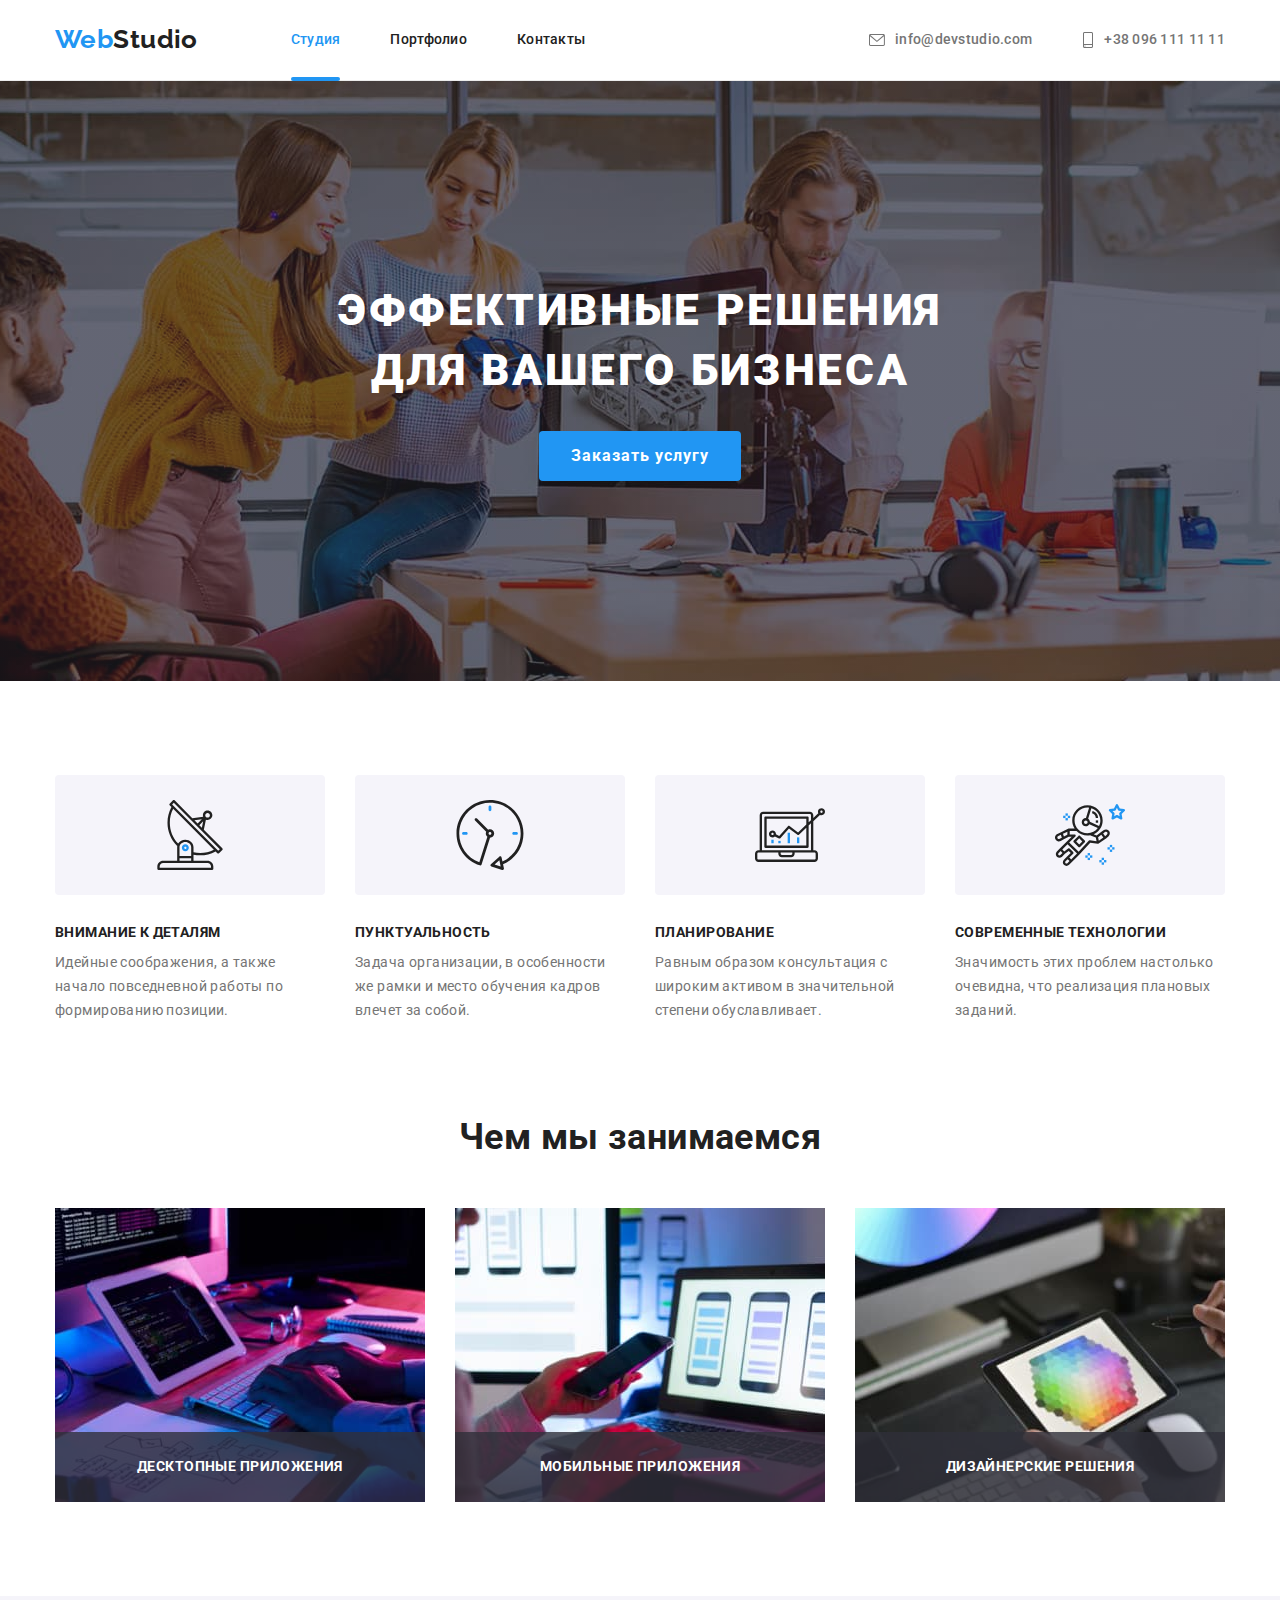
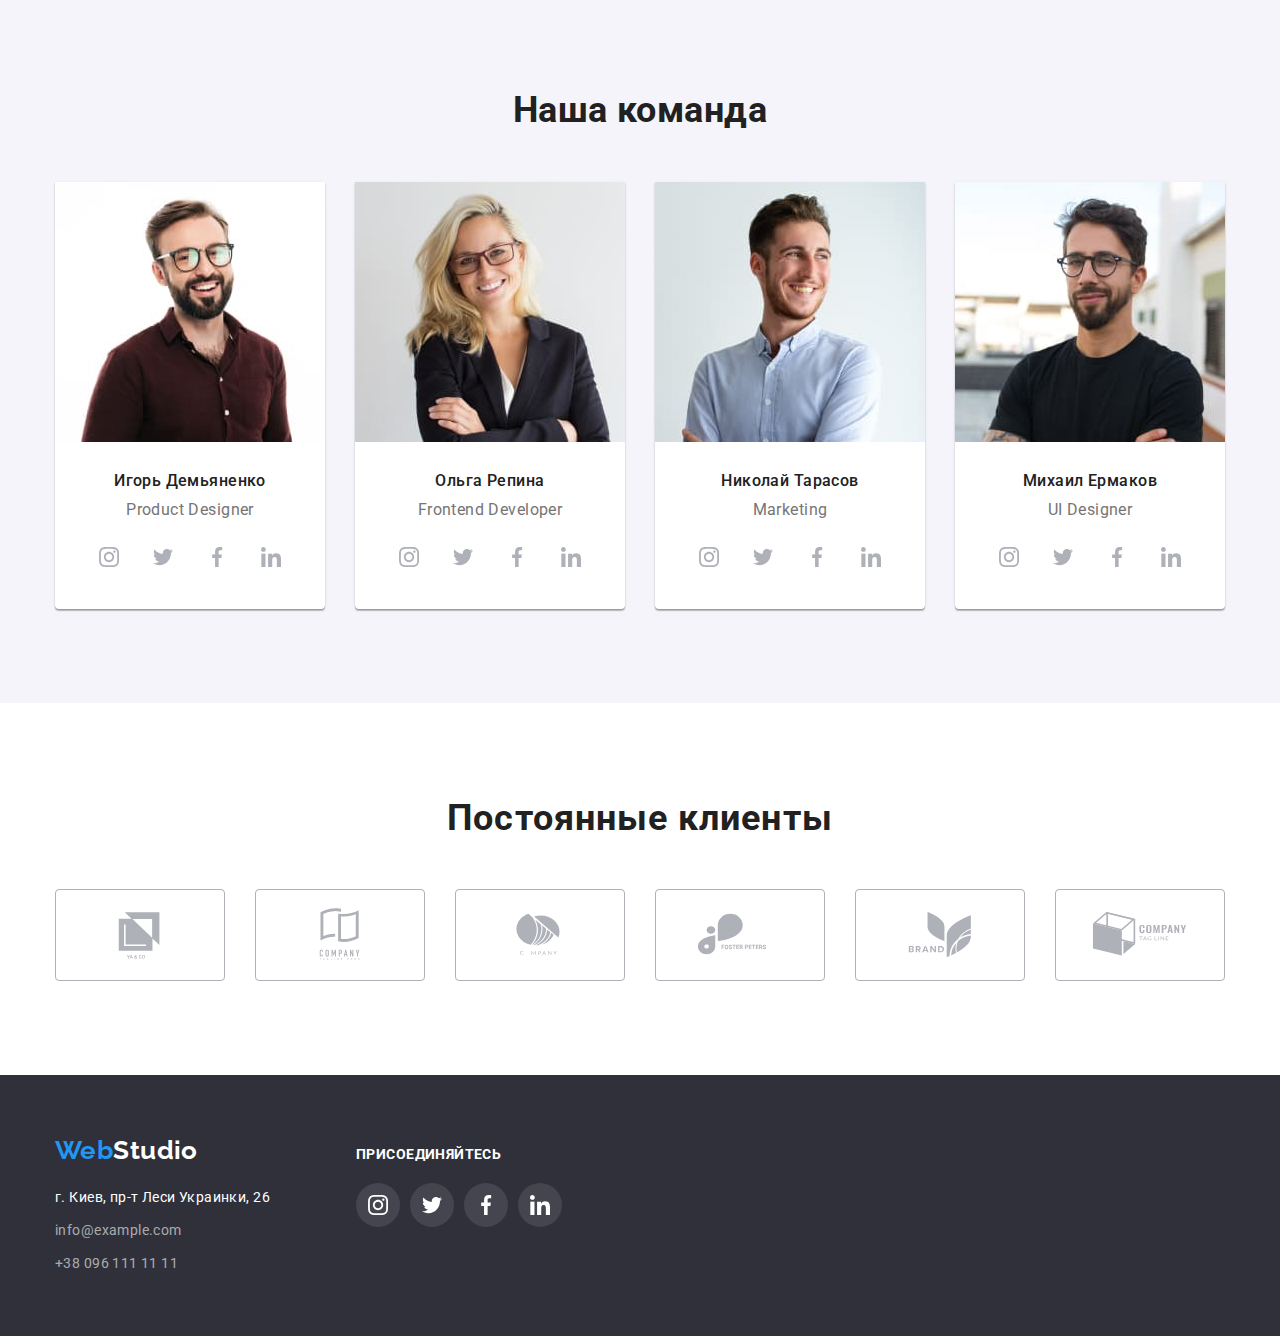
<file: index.html>
<!DOCTYPE html>
<html lang="ru">
<head>
    <meta charset="UTF-8">
    <meta http-equiv="X-UA-Compatible" content="IE=edge">
    <meta name="viewport" content="width=device-width, initial-scale=1.0">
    <title>Document</title>
    <link rel="preconnect" href="https://fonts.googleapis.com">
    <link rel="preconnect" href="https://fonts.gstatic.com" crossorigin>
    <link href="https://fonts.googleapis.com/css2?family=Raleway:wght@700&family=Roboto:wght@400;500;700;900&display=swap"
        rel="stylesheet">
    <link rel="stylesheet" href="https://cdnjs.cloudflare.com/ajax/libs/modern-normalize/1.1.0/modern-normalize.min.css">
    <link rel="stylesheet" href="./css/styles.css">
</head>
<body>
    <!--Шапка сайта-->
    <header class="header">
        <div class="container main-nav ">
                <a href="./index.html" class="logo">
                    <span class="web">Web</span>Studio
                </a>
                <nav class="header-nav">
                    <ul class="site-nav list">
                        <li class="item"><a href="" class="link current">Студия</a></li>
                        <li class="item"><a href="./portfolio.html" class="link">Портфолио</a></li>
                        <li class="item"><a href="" class="link">Контакты</a></li>
                    </ul>
                </nav>
                <ul class="call list">
                    <li class="item mail"><a class="link" href="mailto:info@devstudio.com">
                        <svg class="mail-icon">
                            <use href="./images/symbol-defs.svg#icon-mail"></use>        
                        </svg>
                        info@devstudio.com</a></li>
                    <li class="item"><a class="link" href="tel:+380961111111">
                        <svg class="tell-icon">
                            <use href="./images/symbol-defs.svg#icon-smartphone"></use>
                        </svg>
                        +38 096 111 11 11</a></li>
                </ul>      
        </div>
       
      
    </header>

    <main>
        <!-- Герой-->
        <section class="hero overlay">
            <h1 class="hero-title">Эффективные решения <br> для вашего бизнеса</h1>
            <button  type="button" class="hero-btn" data-modal-open>Заказать услугу</button>
        </section>
        <!--Преимущества-->
        <section class="section">
            <div class="container">
                <h2 class="section-title visually-hidden ">Особенности</h2>
                
                <ul class="feautere-list list">
                    <li class="item">
                        <div class="feautere-list-border">
                          <svg class="feautere-list-icon">
                              <use href="./images/symbol-defs.svg#icon-antenna"></use>
                          </svg>

                        </div>
                        <h3 class="title">Внимание к деталям</h3>
                        <p class="text">Идейные соображения, а также начало повседневной работы по формированию позиции.</p>
                    </li>
                    <li class="item">
                        <div class="feautere-list-border">
                            <svg class="feautere-list-icon">
                                <use href="./images/symbol-defs.svg#icon-clock"></use>
                            </svg>
                        
                        </div>
                        <h3 class="title">Пунктуальность</h3>
                        <p class="text">Задача организации, в особенности же рамки и место обучения кадров влечет за собой.</p>
                    </li>
                    <li class="item">
                        <div class="feautere-list-border">
                            <svg class="feautere-list-icon">
                                <use href="./images/symbol-defs.svg#icon-diagram"></use>
                            </svg>
                        
                        </div>
                        <h3 class="title">Планирование</h3>
                        <p class="text">Равным образом консультация с широким активом в значительной степени обуславливает.</p>
                    </li>
                    <li class="item">
                        <div class="feautere-list-border">
                            <svg class="feautere-list-icon">
                                <use href="./images/symbol-defs.svg#icon-astronaut"></use>
                            </svg>
                        
                        </div>
                        <h3 class="title">Современные технологии</h3>
                        <p class="text">Значимость этих проблем настолько очевидна, что реализация плановых заданий.</p>
                    </li>
                </ul>
            </div>
        
        
        </section>
        <!--Чем мы занимаемся-->
        <section class="section top">
           <div class="container">
                <h2 class="section-title">Чем мы занимаемся</h2>
                
                <ul class="work-list list">
                    <li class="item">
                        <div class="work-list-wrap">
                            <img src="./images/desktop_applications.jpg" alt="Десктопные приложения" width="370" height="294">
                            <p class="work-list-text">Десктопные приложения</p>
                        </div>
                    </li>
                    <li class="item">
                        <div class="work-list-wrap">
                            <img src="./images/mobile_applications.jpg" alt="Мобильные приложения" width="370" height="294">
                            <p class="work-list-text">Мобильные приложения</p>
                        </div>
                    </li>
                    <li class="item">
                        <div class="work-list-wrap">
                            <img src="./images/design_solutions.jpg" alt="Дизайнерские решения" width="370" height="294">
                            <p class="work-list-text">Дизайнерские решения</p>
                        </div>
                    </li>
                </ul>
           </div>
        
        </section>
        <!--Наша команда-->
        <section class="section bg">
           <div class="container">
                <h2 class="section-title">Наша команда</h2>
                
                <ul class="team list">
                    <li class="item">
                        <img  src="./images/igor_demyanenko.jpg" alt="Product Designer" width="270" height="260">
                            <div class="staff">
                                <h3 class="team-title">Игорь Демьяненко</h3>
                                <p class="text">Product Designer</p>
                                <ul class="team-soc-list list">
                                    <li class="team-soc-item">
                                        <a href="" class="team-soc-link">
                                            <svg class="team-soc-icon" width="20" height="20">
                                                <use href="./images/symbol-defs.svg#icon-instagram"></use>
                                            </svg>
                                        </a>
                                    </li>
                                    <li class="team-soc-item">
                                        <a href="" class="team-soc-link">
                                            <svg class="team-soc-icon" width="20" height="20">
                                                <use href="./images/symbol-defs.svg#icon-twitter"></use>
                                            </svg>
                                        </a>
                                    </li>
                                    <li class="team-soc-item">
                                        <a href="" class="team-soc-link">
                                            <svg class="team-soc-icon" width="20" height="20">
                                                <use href="./images/symbol-defs.svg#icon-facebook"></use>
                                            </svg>
                                        </a>
                                    </li>
                                    <li class="team-soc-item">
                                        <a href="" class="team-soc-link">
                                            <svg class="team-soc-icon" width="20" height="20">
                                                <use href="./images/symbol-defs.svg#icon-linkedin"></use>
                                            </svg>
                                        </a>
                                    </li>
                                </ul>
                            </div>
                        
                    </li>
                    <li class="item">
                        <img  src="./images/olga_repina.jpg" alt="Frontend Developer" width="270" height="260">
                       <div class="staff">
                            <h3 class="team-title">Ольга Репина</h3>
                            <p class="text">Frontend Developer</p>
                            <ul class="team-soc-list list">
                                <li class="team-soc-item">
                                    <a href="" class="team-soc-link">
                                        <svg class="team-soc-icon" width="20" height="20">
                                            <use href="./images/symbol-defs.svg#icon-instagram"></use>
                                        </svg>
                                    </a>
                                </li>
                                <li class="team-soc-item">
                                    <a href="" class="team-soc-link">
                                        <svg class="team-soc-icon" width="20" height="20">
                                            <use href="./images/symbol-defs.svg#icon-twitter"></use>
                                        </svg>
                                    </a>
                                </li>
                                <li class="team-soc-item">
                                    <a href="" class="team-soc-link">
                                        <svg class="team-soc-icon" width="20" height="20">
                                            <use href="./images/symbol-defs.svg#icon-facebook"></use>
                                        </svg>
                                    </a>
                                </li>
                                <li class="team-soc-item">
                                    <a href="" class="team-soc-link">
                                        <svg class="team-soc-icon" width="20" height="20">
                                            <use href="./images/symbol-defs.svg#icon-linkedin"></use>
                                        </svg>
                                    </a>
                                </li>
                            </ul>
                       </div>
                    </li>
                    <li class="item">
                        <img  src="./images/nikolai_tarasov.jpg" alt="Marketing" width="270" height="260">
                       <div class="staff">
                            <h3 class="team-title">Николай Тарасов</h3>
                            <p class="text">Marketing</p>
                            <ul class="team-soc-list list">
                                <li class="team-soc-item">
                                    <a href="" class="team-soc-link">
                                        <svg class="team-soc-icon" width="20" height="20">
                                            <use href="./images/symbol-defs.svg#icon-instagram"></use>
                                        </svg>
                                    </a>
                                </li>
                                <li class="team-soc-item">
                                    <a href="" class="team-soc-link">
                                        <svg class="team-soc-icon" width="20" height="20">
                                            <use href="./images/symbol-defs.svg#icon-twitter"></use>
                                        </svg>
                                    </a>
                                </li>
                                <li class="team-soc-item">
                                    <a href="" class="team-soc-link">
                                        <svg class="team-soc-icon" width="20" height="20">
                                            <use href="./images/symbol-defs.svg#icon-facebook"></use>
                                        </svg>
                                    </a>
                                </li>
                                <li class="team-soc-item">
                                    <a href="" class="team-soc-link">
                                        <svg class="team-soc-icon" width="20" height="20">
                                            <use href="./images/symbol-defs.svg#icon-linkedin"></use>
                                        </svg>
                                    </a>
                                </li>
                            </ul>
                       </div>
                    </li>
                    <li class="item">
                        <img src="./images/mikhail_ermakov.jpg" alt="UI Designer" width="270" height="260">
                       <div class="staff">
                            <h3 class="team-title">Михаил Ермаков</h3>
                            <p class="text">UI Designer</p>
                            <ul class="team-soc-list list">
                                <li class="team-soc-item">
                                    <a href="" class="team-soc-link">
                                        <svg class="team-soc-icon" width="20" height="20">
                                            <use href="./images/symbol-defs.svg#icon-instagram"></use>
                                        </svg>
                                    </a>
                                </li>
                                <li class="team-soc-item">
                                    <a href="" class="team-soc-link">
                                        <svg class="team-soc-icon" width="20" height="20">
                                            <use href="./images/symbol-defs.svg#icon-twitter"></use>
                                        </svg>
                                    </a>
                                </li>
                                <li class="team-soc-item">
                                    <a href="" class="team-soc-link">
                                        <svg class="team-soc-icon" width="20" height="20">
                                            <use href="./images/symbol-defs.svg#icon-facebook"></use>
                                        </svg>
                                    </a>
                                </li>
                                <li class="team-soc-item">
                                    <a href="" class="team-soc-link">
                                        <svg class="team-soc-icon" width="20" height="20">
                                            <use href="./images/symbol-defs.svg#icon-linkedin"></use>
                                        </svg>
                                    </a>
                                </li>
                            </ul>
                       </div>
                    </li>
                </ul>
           </div>
        </section>
        <!--clients-->
        <section class="section">
            <div class="container">
                <h2 class="clients-section-title">Постоянные клиенты</h2>

                <ul class="clients list">
                    <li class="clients-item">
                        <a href="" class="clients-link">
                            <svg class="clients-icon" width="106" height="60">
                                <use href="./images/symbol-defs.svg#icon-client1"></use>
                            </svg>
                        </a>
                    </li>
                    <li class="clients-item">
                        <a href="" class="clients-link">
                            <svg class="clients-icon" width="106" height="60">
                                <use href="./images/symbol-defs.svg#icon-client2"></use>
                            </svg>
                        </a>
                    </li>
                    <li class="clients-item">
                        <a href="" class="clients-link">
                            <svg class="clients-icon" width="106" height="60">
                                <use href="./images/symbol-defs.svg#icon-client3"></use>
                            </svg>
                        </a>
                    </li>
                    <li class="clients-item">
                        <a href="" class="clients-link">
                            <svg class="clients-icon" width="106" height="60">
                                <use href="./images/symbol-defs.svg#icon-client4"></use>
                            </svg>
                        </a>
                    </li>
                    <li class="clients-item">
                        <a href="" class="clients-link">
                            <svg class="clients-icon" width="106" height="60">
                                <use href="./images/symbol-defs.svg#icon-client5"></use>
                            </svg>
                        </a>
                    </li>
                    <li class="clients-item">
                        <a href="" class="clients-link">
                            <svg class="clients-icon" width="106" height="60">
                                <use href="./images/symbol-defs.svg#icon-client6"></use>
                            </svg>
                        </a>
                    </li>
                </ul>
            </div>

        </section>
       
    </main>
    
    <!--Футер-->
    <footer class="footer">
       <div class="footer-container ">
            <div class="footer-container-address">
                <a href="./index.html" class="logo-footer">
                    <span class="web">Web</span>Studio
                </a>
                
                <address class="adress">
                
                    <ul class="footer-list list">
                        <li class="item"><a class="adress">г. Киев, пр-т Леси Украинки, 26</a></li>
                        <li class="item"><a class="link" href="mailto:info@example.com">info@example.com</a></li>
                        <li class="item"><a class="link" href="tel:+380961111111">+38 096 111 11 11</a></li> 
                    </ul>
                </address>
            </div>
            <div class="footer-soc">
                <h2 class="footer-soc-text">
                    присоединяйтесь
                </h2>
                <ul class="footer-soc-list list">
                    <li class="footer-soc-item">
                        <a href="" class="footer-soc-link">
                            <svg class="footer-soc-icon" width="20" height="20">
                                <use href="./images/symbol-defs.svg#icon-instagram"></use>
                            </svg>
                        </a>
                    </li>
                    <li class="footer-soc-item">
                        <a href="" class="footer-soc-link">
                            <svg class="footer-soc-icon" width="20" height="20">
                                <use href="./images/symbol-defs.svg#icon-twitter"></use>
                            </svg>
                        </a>
                    </li>
                    <li class="footer-soc-item">
                        <a href="" class="footer-soc-link">
                            <svg class="footer-soc-icon" width="20" height="20">
                                <use href="./images/symbol-defs.svg#icon-facebook"></use>
                            </svg>
                        </a>
                    </li>
                    <li class="footer-soc-item">
                        <a href="" class="footer-soc-link">
                            <svg class="footer-soc-icon" width="20" height="20">
                                <use href="./images/symbol-defs.svg#icon-linkedin"></use>
                            </svg>
                        </a>
                    </li>
                </ul>
            </div>
       </div>
    </footer>
    <div class="backdrop is-hidden" data-modal>
       <div class="modal">
        <button type="button" class="modal-close-btn" data-modal-close>
            <svg class="close-icon" width="18" height="18">
                <use href="./images/symbol-defs.svg#icon-close-black-18dp-2-1-1"></use>
            </svg>
        </button>
       </div> 
    </div>
    <script src="./js/modal.js"></script>
</body>
</html>
</file>
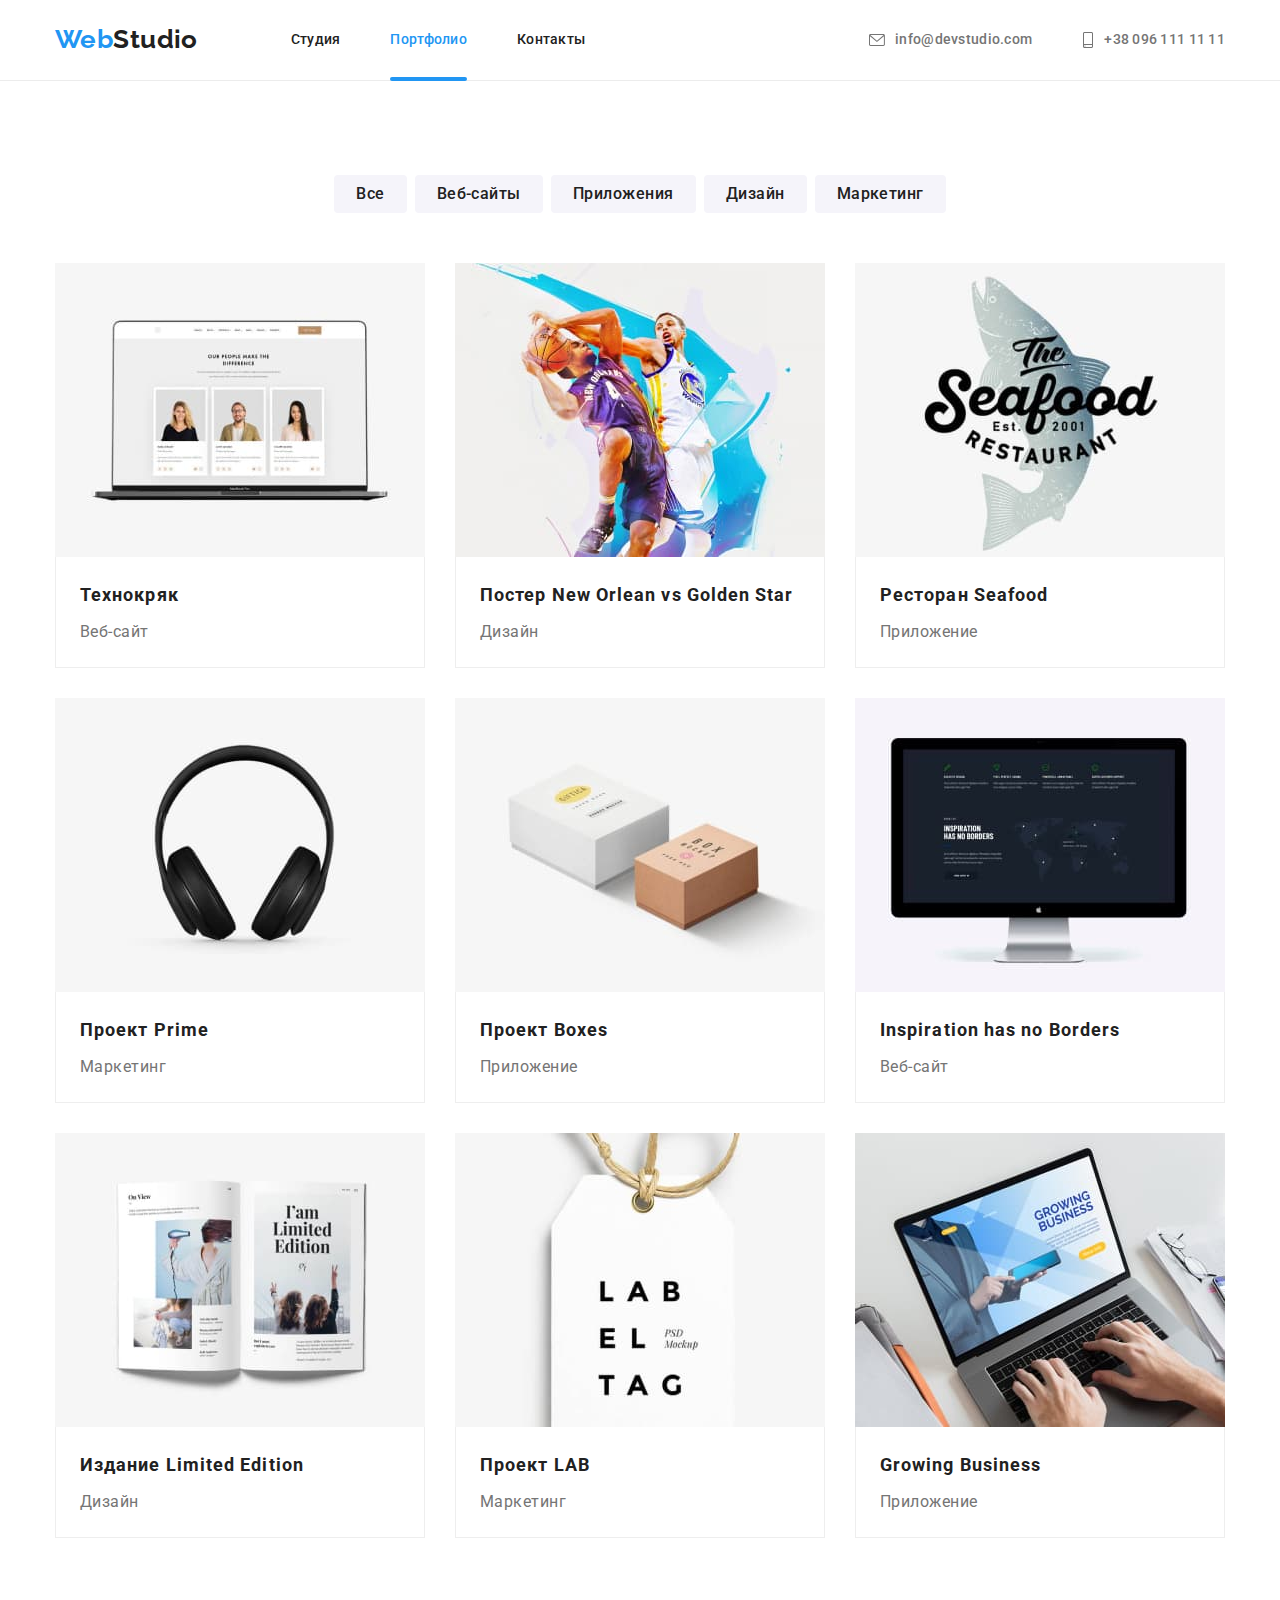
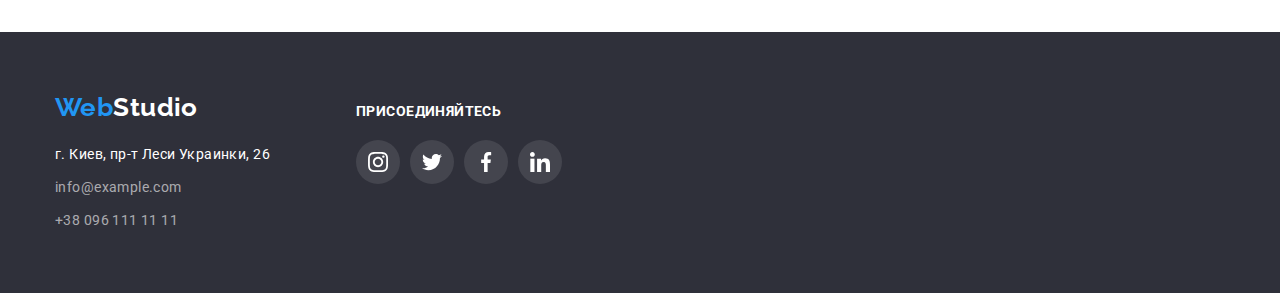
<file: portfolio.html>
<!DOCTYPE html>
<html lang="ru">

<head>
    <meta charset="UTF-8">
    <meta http-equiv="X-UA-Compatible" content="IE=edge">
    <meta name="viewport" content="width=device-width, initial-scale=1.0">
    <title>Document</title>
    <link rel="preconnect" href="https://fonts.googleapis.com">
    <link rel="preconnect" href="https://fonts.gstatic.com" crossorigin>
    <link href="https://fonts.googleapis.com/css2?family=Raleway:wght@700&family=Roboto:wght@400;500;700;900&display=swap"
        rel="stylesheet">
        <link rel="stylesheet" href="https://cdnjs.cloudflare.com/ajax/libs/modern-normalize/1.1.0/modern-normalize.min.css">
    <link rel="stylesheet" href="./css/styles.css">
</head>

<body>
    <!--Шапка сайта-->
    <header class="header">
        <div class="container main-nav">
                 <a href="./index.html" class="logo">
                    <span class="web">Web</span>Studio
                </a>
                <nav class="header-nav">
                    <ul class="site-nav list">
                        <li class="item"><a href="./index.html" class="link">Студия</a></li>
                        <li class="item"><a href="" class="link current">Портфолио</a></li>
                        <li class="item"><a href="" class="link">Контакты</a></li>
                    </ul>
                </nav>
                <ul class="call list">
                    <li class="item mail"><a class="link" href="mailto:info@devstudio.com">
                        <svg class="mail-icon">
                            <use href="./images/symbol-defs.svg#icon-mail"></use>        
                        </svg>
                        info@devstudio.com</a></li>
                    <li class="item"><a class="link" href="tel:+380961111111">
                        <svg class="tell-icon">
                            <use href="./images/symbol-defs.svg#icon-smartphone"></use>
                        </svg>
                        +38 096 111 11 11</a></li>
                </ul>      
        </div>
    </header>

   <main>
      <!--Портфолио-->
       <section class="section">
            
            <h1 class="visually-hidden">Портфолио</h1>
            <!--Фильтр-->
            <div class="container">
                <ul class=" filter list">
                    <li class="item"><button class="btn" type="button">Все</button></li>
                    <li class="item"><button class="btn" type="button">Веб-сайты</button></li>
                    <li class="item"><button class="btn" type="button">Приложения</button></li>
                    <li class="item"><button class="btn" type="button">Дизайн</button></li>
                    <li class="item"><button class="btn" type="button">Маркетинг</button></li>
                </ul>
            

                     <!--project-->
           
                <ul class="project list">
                    <li class="item"> 
                        <a class="link">
                        <div class="project-top-wrap">
                            <img src="./images/tehnokryak.jpg" alt="Технокряк" width="370" height="294">
                            <p class="project-top-text">Ресурс предлагает комплексные предложения с разным уровнем функционала и сервисов. Все это позволит посетителю получить исчерпывающие сведения о компании или частном лице.</p>
                        </div>
                        <div class="port">
                            <h2 class="title">Технокряк</h2>
                            <p class="text">Веб-сайт</p>
                        </div>
                        </a>
                    </li>

                    </li class="item">
                        <li class="item"> 
                            <a class="link">
                                <div class="project-top-wrap">
                                    <img src="./images/poster_new_orleans_vs_olden_star.jpg" alt="Постер New Orlean vs Golden Star" width="370" height="294">
                                    <p class="project-top-text">Ресурс предлагает комплексные предложения с разным уровнем функционала и сервисов. Все это позволит посетителю получить исчерпывающие сведения о компании или частном лице.</p>
                                </div>
                           <div class="port">
                                <h2 class="title">Постер New Orlean vs Golden Star</h2>
                                <p class="text">Дизайн</p>
                           </div>
                            </a>
                        </li>
                        <li class="item"> 
                            <a class="link">
                                <div class="project-top-wrap">
                                    <img src="./images/seafood_restaurant.jpg" alt="Ресторан Seafood" width="370" height="294">
                                    <p class="project-top-text">Ресурс предлагает комплексные предложения с разным уровнем функционала и сервисов. Все это позволит посетителю получить исчерпывающие сведения о компании или частном лице.</p>
                                </div>
                            <div class="port">
                                <h2 class="title">Ресторан Seafood</h2>
                                <p class="text">Приложение</p>
                            </div>
                            </a>
                        </li>
                        <li class="item"> 
                            <a class="link">
                                <div class="project-top-wrap">
                                    <img src="./images/prime_project.jpg" alt="Проект Prime" width="370" height="294">
                                    <p class="project-top-text">Ресурс предлагает комплексные предложения с разным уровнем функционала и сервисов. Все это позволит посетителю получить исчерпывающие сведения о компании или частном лице.</p>
                                </div>
                            <div class="port">
                                <h2 class="title">Проект Prime</h2>
                                <p class="text">Маркетинг</p>
                            </div>
                            </a>
                        </li>
                        <li class="item"> 
                            <a class="link">
                                <div class="project-top-wrap">
                                    <img src="./images/boxes_project.jpg" alt="Проект Boxes" width="370" height="294">
                                    <p class="project-top-text">Ресурс предлагает комплексные предложения с разным уровнем функционала и сервисов. Все это позволит посетителю получить исчерпывающие сведения о компании или частном лице.</p>
                                </div>
                           <div class="port">
                                <h2 class="title">Проект Boxes</h2>
                                <p class="text">Приложение</p>
                           </div>
                            </a>
                        </li>
                        <li class="item"> 
                            <a class="link">
                                <div class="project-top-wrap">
                                    <img src="./images/inspiration_has_no_borders.jpg" alt="Inspiration has no Borders" width="370" height="294">
                                    <p class="project-top-text">Ресурс предлагает комплексные предложения с разным уровнем функционала и сервисов. Все это позволит посетителю получить исчерпывающие сведения о компании или частном лице.</p>
                                </div>
                           <div class="port">
                                <h2 class="title">Inspiration has no Borders</h2>
                                <p class="text">Веб-сайт</p>
                           </div>
                            </a>
                        </li>
                        <li class="item"> 
                            <a class="link">
                                <div class="project-top-wrap">
                                    <img src="./images/limited_edition.jpg" alt="Издание Limited Edition" width="370" height="294">
                                    <p class="project-top-text">Ресурс предлагает комплексные предложения с разным уровнем функционала и сервисов. Все это позволит посетителю получить исчерпывающие сведения о компании или частном лице.</p>
                                </div>
                           <div class="port">
                                <h2 class="title">Издание Limited Edition</h2>
                                <p class="text">Дизайн</p>
                           </div>
                            </a>
                        </li>
                        <li class="item"> 
                            <a class="link">
                                <div class="project-top-wrap">
                                    <img src="./images/lab_project.jpg" alt="Проект LAB" width="370" height="294">
                                    <p class="project-top-text">Ресурс предлагает комплексные предложения с разным уровнем функционала и сервисов. Все это позволит посетителю получить исчерпывающие сведения о компании или частном лице.</p>
                                </div>
                           <div class="port">
                                <h2 class="title">Проект LAB</h2>
                                <p class="text">Маркетинг</p>
                           </div>
                            </a>
                        </li>
                        <li class="item"> 
                            <a class="link">
                                <div class="project-top-wrap">
                                    <img src="./images/groving_business.jpg" alt="Growing Business" width="370" height="294">
                                    <p class="project-top-text">Ресурс предлагает комплексные предложения с разным уровнем функционала и сервисов. Все это позволит посетителю получить исчерпывающие сведения о компании или частном лице.</p>
                                </div>
                            <div class="port">
                                <h2 class="title">Growing Business</h2>
                                <p class="text">Приложение</p>
                            </div>
                            </a>
                        </li>
                </ul>
            </div>
       </section>
      
   </main>

    <!--Футер-->
    <footer class="footer">
    <div class="footer-container ">
        <div class="footer-container-address">
            <a href="./index.html" class="logo-footer">
                <span class="web">Web</span>Studio
            </a>
    
            <address class="adress">
    
                <ul class="footer-list list">
                    <li class="item"><a class="adress">г. Киев, пр-т Леси Украинки, 26</a></li>
                    <li class="item"><a class="link" href="mailto:info@example.com">info@example.com</a></li>
                    <li class="item"><a class="link" href="tel:+380961111111">+38 096 111 11 11</a></li>
                </ul>
            </address>
        </div>
        <div class="footer-soc">
            <h2 class="footer-soc-text">
                присоединяйтесь
            </h2>
            <ul class="footer-soc-list list">
                <li class="footer-soc-item">
                    <a href="" class="footer-soc-link">
                        <svg class="footer-soc-icon" width="20" height="20">
                            <use href="./images/symbol-defs.svg#icon-instagram"></use>
                        </svg>
                    </a>
                </li>
                <li class="footer-soc-item">
                    <a href="" class="footer-soc-link">
                        <svg class="footer-soc-icon" width="20" height="20">
                            <use href="./images/symbol-defs.svg#icon-twitter"></use>
                        </svg>
                    </a>
                </li>
                <li class="footer-soc-item">
                    <a href="" class="footer-soc-link">
                        <svg class="footer-soc-icon" width="20" height="20">
                            <use href="./images/symbol-defs.svg#icon-facebook"></use>
                        </svg>
                    </a>
                </li>
                <li class="footer-soc-item">
                    <a href="" class="footer-soc-link">
                        <svg class="footer-soc-icon" width="20" height="20">
                            <use href="./images/symbol-defs.svg#icon-linkedin"></use>
                        </svg>
                    </a>
                </li>
            </ul>
        </div>
    </div>
    </footer>

</body>

</html>
</file>
<file: css/styles.css>
/* цвет основного текста #212121 */
/* вторичный цвет #757575 */
/* белый #FFFFFF */
/* акцент  #2196F3 */
/* rgba(255, 255, 255, 0.6) */
/* вторичный цвет фона #F5F4FA */
/* #2F303A*/
/* #AFB1B8 цвет иконок  */
/* bg-color-clients #E5E5E5 */
/* footer-icon-soc-color  rgba(255, 255, 255, 0.1)*/

:root {
    --primary-text-color: #757575;
    --title-text-color: #212121;
    --accent-color: #2196F3;
    --primary-white-color: #FFFFFF;
    --footer-link: rgba(255, 255, 255, 0.6);
    --background-color: #2F303A;
    --secondary-bg-color: #F5F4FA;
    --icon-color: #AFB1B8;
    --color-clients: #E5E5E5;
    --footer-icon-soc-color: rgba(255, 255, 255, 0.1);
}

body {
    background-color: var(--primary-white-color);
    color: var(--primary-text-color);
    font-family: Roboto, sans-serif;
    letter-spacing: 0.03em;
    font-size: 14px;
}

h1, h2, h3, p {
    margin: 0;
}
img {
    display: block;
    max-width: 100%;
    height: auto;
}

/* Утилиты */
.visually-hidden {
    position: absolute;
    width: 1px;
    height: 1px;
    margin: -1px;
    border: 0;
    padding: 0;
    white-space: nowrap;
    clip-path: inset(100%);
    clip: rect(0 0 0 0);
    overflow: hidden;
}

.container {
    margin: 0 auto;
    padding: 0 15px;
    width: 1200px;

}

.list {
    list-style: none;
    margin: 0;
    padding: 0;
}

/* header */
.logo {
    color: var(--title-text-color);
    font-family: Raleway, sans-serif;
    font-weight: 700;
    font-size: 26px;
    line-height: 1.2;
    text-decoration: none;
}

.web {
    color: var(--accent-color);
}

.header {
    border-bottom: 1px solid #ECECEC;
}

.header-nav {
    display: flex;
}

.overlay {
    max-width: 1600px;
    height: 600px;
    margin: 0px auto;
    background-image: 
    linear-gradient( to right, rgba(47, 48, 58, 0.4), rgba(47, 48, 58, 0.4)),
    url(../images/hero-img.jpg);
    background-repeat: no-repeat;
    background-size: cover;
    background-position: center;
}


/* main-nav */
.main-nav {
    display: flex;
    align-items: center;
}

/* site nav */
.site-nav {
    display: flex;
    margin-left: 93px;
}
.site-nav .item:not(:last-child) {
    margin-right: 50px;
}

.site-nav .link {
    display: block;
    padding-top: 32px;
    padding-bottom: 32px;

    color: var(--title-text-color);
    font-weight: 500;
    line-height: 1.14;
    letter-spacing: 0.02em;
    text-decoration: none;
    position: relative;

    transition: color 250ms cubic-bezier(0.4, 0, 0.2, 1);
}


.site-nav  .current{
    color: var(--accent-color);
}

.current::after {
    content: "";
    display: block;
    position: absolute;
    width: 100%;
    height: 4px;
    border-radius: 2px;
    background-color: var(--accent-color);
    bottom: -1px;
}

.site-nav .link:hover,
.site-nav .link:focus {
    color: var(--accent-color);
}

/* call */
.mail-icon {
    width: 16px;
    height: 12px;
    margin-right: 10px;
    fill: currentColor;
}

.tell-icon {
    width: 12px;
    height: 16px;
    margin-right: 10px;
    fill: currentColor;
}


.call {
 display: flex;
 margin-left: auto;
 
}


.call .item:not(:last-child) {
    margin-right: 50px;
}


.call .link {
    display: flex;
    color: var(--primary-text-color);
    font-weight: 500;
    line-height: 1.14;
    letter-spacing: 0.02em;
    text-decoration: none;
    align-items: center;

    transition: color 250ms cubic-bezier(0.4, 0, 0.2, 1);
}


.call .link:hover,
.call .link:focus {
    color: var(--accent-color);
}

/* Hero */
.hero {
    padding: 200px 0;
    background-color: var(--background-color);
    text-align: center;
}

.hero-title {
    color: var(--primary-white-color);
    font-weight: 900;
    font-size: 44px;
    line-height: 1.36;
    letter-spacing: 0.06em;
    text-transform: uppercase;
    margin-bottom: 30px;
}

/* button */
.hero-btn {
    display: inline-block;
    padding: 10px 32px;
    min-width: 200px;
    height: 50px;

    background-color: var(--accent-color);
    color: var(--primary-white-color);
    font-weight: 700;
    font-size: 16px;
    line-height: 1.88;
    align-items: center;
    text-align: center;
    letter-spacing: 0.06em;
    font-family: inherit;
    border-radius: 4px;
    border: none;
    cursor: pointer;
}

/* section */
.section {
    padding-top: 94px;
    padding-bottom: 94px;
}
.top {
    padding-top: 0px;
}

.section-title {
    color: var(--title-text-color);
    font-weight: 700;
    font-size: 36px;
    line-height: 1.16;
    text-align: center;
    margin-bottom: 50px;
}

/* feautere */
.feautere-list-border {
    display: flex;
    justify-content: center;
    align-items: center;
    height: 120px;
    background-color: var(--secondary-bg-color);
    margin-bottom: 30px;
    border-radius: 4px;
}

.feautere-list-icon {
    display: flex;
    align-items: center;
    width: 70px;
    height: 70px;
}

.feautere-list {
    display: flex;
    margin-left: -30px;
    margin-bottom: -30px;
}

.feautere-list > .item {
    width: 270px;
    margin-left: 30px;
    margin-bottom: 30px;
}


.feautere-list .title {
    color: var(--title-text-color);
    font-weight: 700;
    line-height: 1.14;
    text-transform: uppercase;
    font-size: 14px;
    margin-bottom: 10px;
}

.feautere-list .text {
    line-height: 1.71;
}

/* work-list */
.work-list {
    display: flex;
}


.work-list .item:not(:last-child){
    margin-right: 30px;
}

.work-list-wrap {
    position: relative;
}

.work-list-text {
    position: absolute;
    bottom: 0;
    left: 0;
    display: flex;
    justify-content: center;
    align-items: center;
    font-family: 'Roboto';
    font-style: normal;
    font-weight: 700;
    font-size: 14px;
    line-height: 1.14;
    text-align: center;
    letter-spacing: 0.03em;
    text-transform: uppercase;

    height: 70px;
    width: 100%;

    color: #FFFFFF;
    background-color: rgba(47, 48, 58, 0.8);
}

/* Team*/
.team {
    display: flex;
    margin-left: -30px; 
}

.staff {
    padding: 30px 0px;
}

.team > .item {
    background-color: var(--primary-white-color);
    width: 270px;
    margin-left: 30px;
    box-shadow: 0px 1px 3px rgba(0, 0, 0, 0.12), 0px 1px 1px rgba(0, 0, 0, 0.14), 0px 2px 1px rgba(0, 0, 0, 0.2);
    border-radius: 0px 0px 4px 4px;
}

.bg {
    background-color: var(--secondary-bg-color);
}

.team-title {
    color: var(--title-text-color);
    font-weight: 500;
    font-size: 16px;
    line-height: 1.16; 
    margin-bottom: 10px; 
    text-align: center;
}

.team .text {
    font-size: 16px;
    line-height: 1.16;
    text-align: center;
    margin-bottom: 16px;
}

.team-soc-list {
    display: flex;
    justify-content: center;
}

.team-soc-item {
    width: 44px;
    height: 44px;
    margin-right: 10px;
}

.team-soc-item:last-child{
    margin-right: 0px;
}

.team-soc-link {
    display: flex;
    width: 100%;
    height: 100%;
    background-color: var(--primary-white-color);
    border-radius: 50%;
    justify-content: center;
    align-items: center;
    color: var(--icon-color);
    
    transition: color 250ms cubic-bezier(0.4, 0, 0.2, 1);
}
.team-soc-icon {
    fill: currentColor;
}

.team-soc-link:hover,
.team-soc-link:focus {
    background-color: var(--accent-color);
    color: var(--primary-white-color);
}



.clients-section-title {
    font-family: 'Roboto';
        font-style: normal;
        font-weight: 700;
        font-size: 36px;
        line-height: 1.17;
        text-align: center;
        letter-spacing: 0.03em;
    
        color: var(--title-text-color);

        margin-bottom: 50px;
}



.clients {
    display: flex;
    justify-content: center;
}

.clients-item {
    width: 170px;
    height: 92px;
    margin-right: 30px;
}

.clients-item:last-child{
    margin-right: 0px;
}

.clients-link {
    display: flex;
    justify-content: center;
    align-items: center;
    width: 100%;
    height: 100%;
    border: 1px solid var(--icon-color);
    border-radius: 4px;
    color: var(--icon-color);

    transition: color 250ms cubic-bezier(0.4, 0, 0.2, 1);
}

.clients-icon {
    fill: currentColor;
}

.clients-link:hover,
.clients-link:focus {
    border-color: var(--accent-color);
    color: var(--accent-color);
}

/* Footer */
.footer {
    background-color: var(--background-color) ;
    padding-top: 60px; 
    padding-bottom: 60px; 
}

.footer-container{
    display: flex;
    align-items: baseline;
    margin: 0 auto;
    padding: 0 15px;
    width: 1200px;
}

.footer-container-address {
    display: block;
    width: 231px;
}

.logo-footer {
    color: var(--primary-white-color);
    font-family: Raleway, sans-serif;
    font-weight: 700;
    font-size: 26px;
    line-height: 1.19;
    text-decoration: none;
}

.adress { 
    margin-top: 20px ;
    color: var(--primary-white-color);
    line-height: 1.71;
    font-weight: 400;
    text-decoration: none;
    font-style: normal;
    width: 231px;

    transition: color 250ms cubic-bezier(0.4, 0, 0.2, 1);
}

.adress:hover,
.adress:focus {
    color: var(--accent-color);
}

.footer-list .link {
    color: var(--footer-link);
    line-height: 1.71;
    text-decoration: none;
    font-style: normal;

    transition: color 250ms cubic-bezier(0.4, 0, 0.2, 1);
}

.footer-list .link:hover,
.footer-list .link:focus {
    color: var(--accent-color);
}

.footer-list .item:not(:last-child) {
    margin-bottom: 9px;
}

.footer-soc {
    margin-left: 70px;
}

.footer-soc-text {
    font-family: 'Roboto';
    font-style: normal;
    font-weight: 700;
    font-size: 14px;
    line-height: 1.14;
    letter-spacing: 0.03em;
    text-transform: uppercase;

    color: var(--primary-white-color);
    margin-bottom: 20px;
  
}

.footer-soc-list {
    display: flex;
}

.footer-soc-item {
    width: 44px;
    height: 44px;
    margin-right: 10px;
    
}
.footer-soc-item:last-child {
    margin-right: 0px;
}

.footer-soc-link {
    display: flex;
    width: 100%;
    height: 100%;
    border-radius: 50%;
    background-color: var(--footer-icon-soc-color);
    justify-content: center;
    align-items: center;
    color: var(--primary-white-color);

    transition: color 250ms cubic-bezier(0.4, 0, 0.2, 1);

}

.footer-soc-link:hover,
.footer-soc-link:focus {
    background-color: var(--accent-color);
    color: var(--primary-white-color);
}

.footer-soc-icon {
    fill: currentColor;
}

/* Portfolio */
.filter {
    display: flex;
    margin-bottom: 50px;
    justify-content: center;
}


.filter .item:not(:last-child) {
    margin-right: 8px;
}

.filter  .btn {
    padding: 6px 22px;
    border-radius: 4px;
    border: none;


    color: var(--title-text-color);
    background-color: var(--secondary-bg-color);

    font-weight: 500;
    font-size: 16px;
    line-height: 1.62;
    font-family: inherit;
    text-align: center;
    letter-spacing: 0.03em;
    cursor: pointer;

    transition: color 250ms cubic-bezier(0.4, 0, 0.2, 1),
        background-color 250ms cubic-bezier(0.4, 0, 0.2, 1),
        box-shadow 250ms cubic-bezier(0.4, 0, 0.2, 1);
}

.filter .btn:hover,
.filter .btn:focus {
    box-shadow: 0px 3px 1px rgba(0, 0, 0, 0.1), 0px 1px 2px rgba(0, 0, 0, 0.08), 0px 2px 2px rgba(0, 0, 0, 0.12);
    background-color: var(--accent-color);
    color: var(--primary-white-color);
    
} 

/* project */
.project {
    display: flex;
    flex-wrap: wrap;
}

.project  .item {
    width: 370px;
    margin-right: 30px;
    margin-bottom: 30px;
    
    
}

.project  .item:hover .project-top-text {
    transform: translateY(0);

}

.project-top-wrap {
    position: relative;
    overflow: hidden;
}

.project-top-text {
    position: absolute;
    top: 0;
    font-family: 'Roboto';
    font-style: normal;
    font-weight: 400;
    font-size: 18px;
    line-height: 1.56;
    padding: 63px 24px;
    height: 100%;


    letter-spacing: 0.03em;
    background-color: rgba(33, 150, 243, 0.9);
    color: var(--primary-white-color);

    transform:  translateY(100%);
    transition: transform 250ms cubic-bezier(0.4, 0, 0.2, 1) ;
}

.project .link {
    display: block;
    transition:  box-shadow 250ms cubic-bezier(0.4, 0, 0.2, 1);
}

.project .link:hover,
.project .link:focus {
    box-shadow: 0px 1px 1px rgba(0, 0, 0, 0.12), 0px 4px 4px rgba(0, 0, 0, 0.06), 1px 4px 6px rgba(0, 0, 0, 0.16);
}

.project .item:nth-last-child(-n + 3) {
    margin-bottom: 0;
}

.project .item:nth-child(3n) {
    margin-right: 0;
}

.project .title {
    color: var(--title-text-color);
    font-weight: 700;
    font-size: 18px;
    line-height: 2;
    letter-spacing: 0.06em;
    margin-bottom: 4px;

}

.project  .text {
    font-size: 16px;
    line-height: 1.88;
    letter-spacing: 0.03em;
}

.port {
    padding: 20px 24px;
    border: 1px solid #EEEEEE;
    border-top: none;
    background-color: var(--primary-white-color);
}

.backdrop {
    width: 100%;
    height: 100%;
    background-color: rgba(0, 0, 0, 0.2);
    position: fixed;
    top: 0;
    opacity: 1;
    transition: opacity 250ms cubic-bezier(0.4, 0, 0.2, 1),
    visibility 250ms cubic-bezier(0.4, 0, 0.2, 1);
}

.backdrop.is-hidden  .modal {
    transform: translate(-50%, -50% ) scale(1.1);
}

.modal {
    position: absolute;
    min-height: 581px;
    width: 528px;
    top: 50%;
    left: 50%;
    transform: translate(-50%, -50%);

    border-radius: 4px;
    background-color: var(--primary-white-color);
    box-shadow: 0px 1px 3px rgba(0, 0, 0, 0.12), 0px 1px 1px rgba(0, 0, 0, 0.14), 0px 2px 1px rgba(0, 0, 0, 0.2);
    transform: translate(-50%, -50%) scale(1);
    transition: transform 250ms  cubic-bezier(0.4, 0, 0.2, 1) ;
}

.modal-close-btn {
    width: 30px;
    height: 30px;
    border-radius: 50%;
    background-color: var(--primary-white-color);
    border: 1px solid rgba(0, 0, 0, 0.1);
    position: absolute;
    top: 8px;
    right: 8px;
    display: flex;
    justify-content: center;
    align-items: center;
    cursor: pointer;
}

.is-hidden {
    visibility: hidden;
    opacity: 0;
    pointer-events: none;
}
</file>
